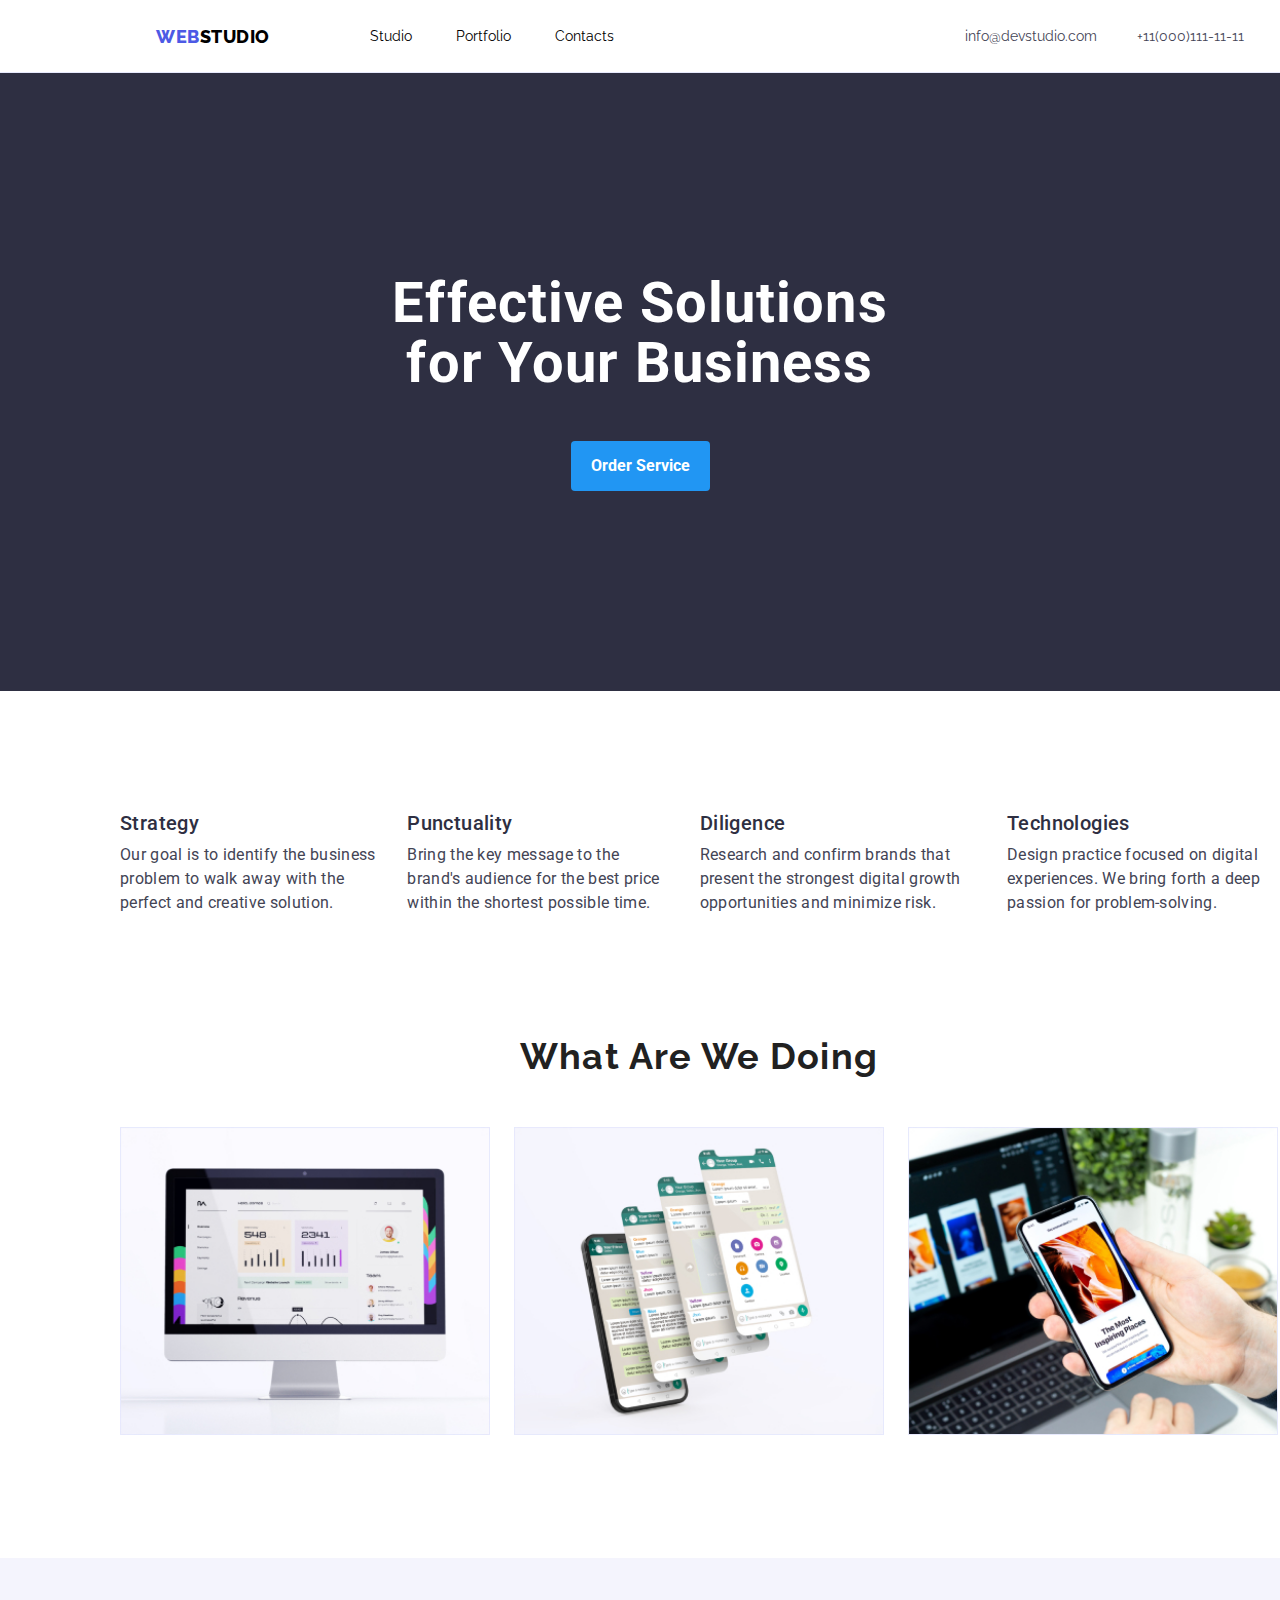
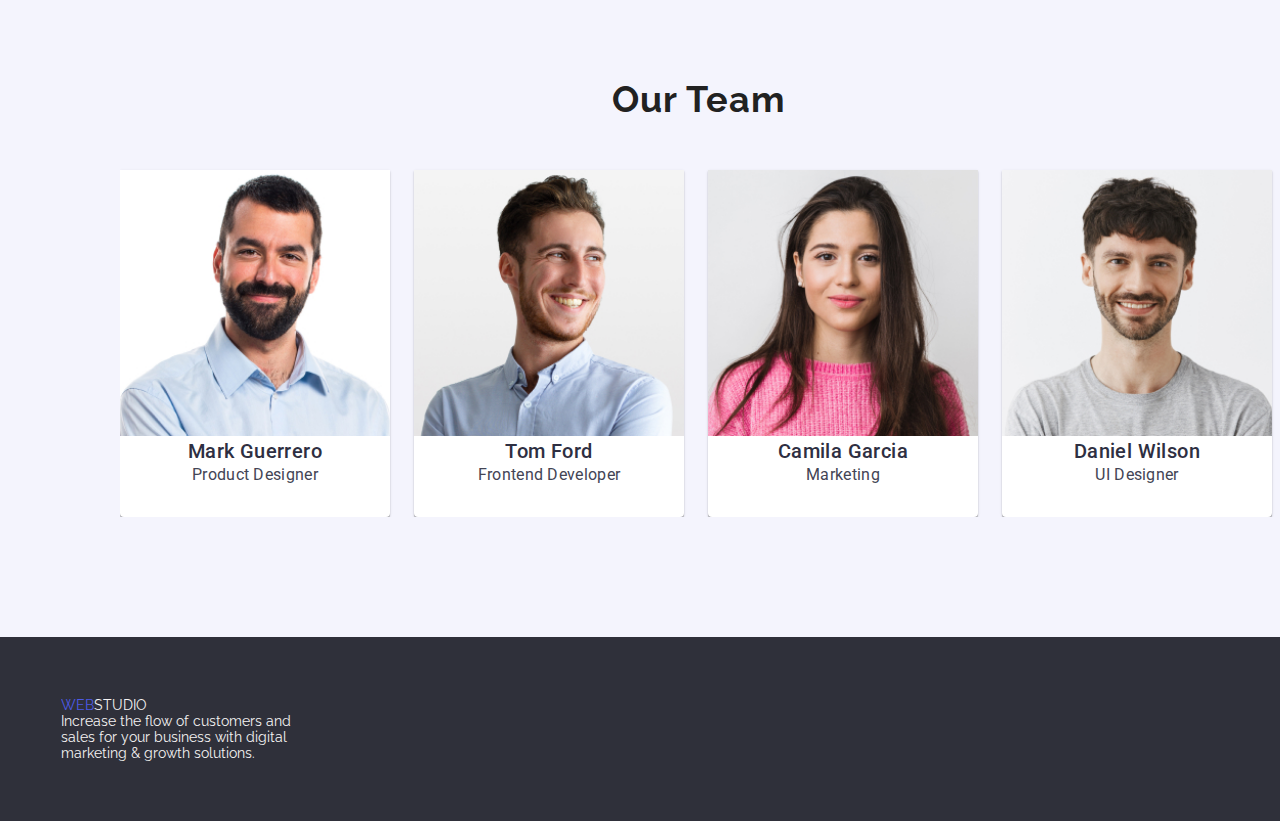
<file: index.html>
<!DOCTYPE html>
<html lang="en">
  <head>
    <meta charset="UTF-8" />
    <meta name="viewport" content="width=device-width, initial-scale=1.0" />
    <title>Webstudio</title>
    <link
      rel="stylesheet"
      href="https://fonts.googleapis.com/css2?family=Raleway:wght@700&family=Roboto:wght@400;500;700;900&display=swap"
    />
    <link
      rel="stylesheet"
      href="https://cdnjs.cloudflare.com/ajax/libs/modern-normalize/2.0.0/modern-normalize.min.css"
      integrity="sha512-4xo8blKMVCiXpTaLzQSLSw3KFOVPWhm/TRtuPVc4WG6kUgjH6J03IBuG7JZPkcWMxJ5huwaBpOpnwYElP/m6wg=="
      crossorigin="anonymous"
      referrerpolicy="no-referrer"
    />
    <link rel="stylesheet" href="./css/styles.css" />
  </head>
  <body>
    <header class="headerBoarder">
      <div class="container header-container">
        <nav class="nav-container">
          <a class="link nav-logo-text" href="/"
            ><span class="web-color">WEB</span>STUDIO</a
          >
          <ul class="list nav-links-list">
            <li class="nav-links-items">
              <a class="link nav-links" href="./index.html">Studio</a>
            </li>
            <li class="nav-links-items">
              <a class="link nav-links" href="./portfolio.html">Portfolio</a>
            </li>
            <li class="nav-links-items">
              <a class="link nav-links" href="./index.html">Contacts</a>
            </li>
          </ul>
        </nav>
        <ul class="list nav-contacts">
          <li class="nav-links-items">
            <a class="link nav-contact-links" href="mailto:info@devstudio.com"
              >info@devstudio.com</a
            >
          </li>
          <li class="nav-links-items">
            <a class="link nav-contact-links" href="tel:+639352629045"
              >+11(000)111-11-11</a
            >
          </li>
        </ul>
      </div>
    </header>
    <main>
      <!-- this is the hero section -->
      <section class="hero">
        <div class="container hero-container">
          <h1 class="hero-container-text">
            Effective Solutions<br />
            for Your Business
          </h1>
          <button type="submit" class="hero-container-button">
            Order Service
          </button>
        </div>
      </section>
      <!-- this is the services section -->
      <section class="section">
        <div class="container content-container">
          <ul class="list content-list">
            <li class="text-container">
              <h3 class="text-title">Strategy</h3>
              <p class="text">
                Our goal is to identify the business problem to walk away with
                the perfect and creative solution.
              </p>
            </li>

            <li class="text-container">
              <h3 class="text-title">Punctuality</h3>
              <p class="text">
                Bring the key message to the brand's audience for the best price
                within the shortest possible time.
              </p>
            </li>

            <li class="text-container">
              <h3 class="text-title">Diligence</h3>
              <p class="text">
                Research and confirm brands that present the strongest digital
                growth opportunities and minimize risk.
              </p>
            </li>

            <li class="text-container">
              <h3 class="text-title">Technologies</h3>
              <p class="text">
                Design practice focused on digital experiences. We bring forth a
                deep passion for problem-solving.
              </p>
            </li>
          </ul>
        </div>
      </section>

      <!--this is the services section  -->
      <section class="section section-padding-to-zero">
        <div class="container flex-container">
          <h2 class="title">What Are We Doing</h2>
          <ul class="list what-we-do-lists">
            <li class="what-we-do-item">
              <img
                src="./images/desktop.jpg"
                alt="What we do image 1"
                width="370"
              />
            </li>
            <li class="what-we-do-item">
              <img
                src="./images/mobilephone.jpg"
                alt="What we do image 2"
                width="370"
              />
            </li>
            <li class="what-we-do-item">
              <img
                src="./images/phone.jpg"
                alt="What we do image 3"
                width="370"
              />
            </li>
          </ul>
        </div>
      </section>

      <!-- this is our team section -->
      <section class="section our-team-container">
        <div class="container flex-container">
          <h2 class="title">Our Team</h2>
          <ul class="list team-list">
            <li class="team-item">
              <img
                class="team-image"
                src="./images/mark.jpg"
                alt="Picture of Mark"
                width="270"
              />
              <h3 class="team-name">Mark Guerrero</h3>
              <p class="team-title">Product Designer</p>
            </li>
            <li class="team-item">
              <img
                class="team-image"
                src="./images/tom.jpg"
                alt="Picture of Tom"
                width="270"
              />
              <h3 class="team-name">Tom Ford</h3>
              <p class="team-title">Frontend Developer</p>
            </li>

            <li class="team-item">
              <img
                class="team-image"
                src="./images/camila.jpg"
                alt="Picture of Camila"
                width="270"
              />
              <h3 class="team-name">Camila Garcia</h3>
              <p class="team-title">Marketing</p>
            </li>

            <li class="team-item">
              <img
                class="team-image"
                src="./images/daniel.jpg"
                alt="Picture of Daniel"
                width="270"
              />
              <h3 class="team-name">Daniel Wilson</h3>
              <p class="team-title">UI Designer</p>
            </li>
          </ul>
        </div>
      </section>
    </main>
    <footer class="footer">
      <div class="container flex-container">
        <a class="link footer-text" href="/"
          ><span class="web-color">WEB</span
          ><span class="studio-color">STUDIO</span></a
        >
        <p class="footer-p">
          Increase the flow of customers and<br />
          sales for your business with digital<br />
          marketing & growth solutions.
        </p>
      </div>
    </footer>
  </body>
</html>
</file>
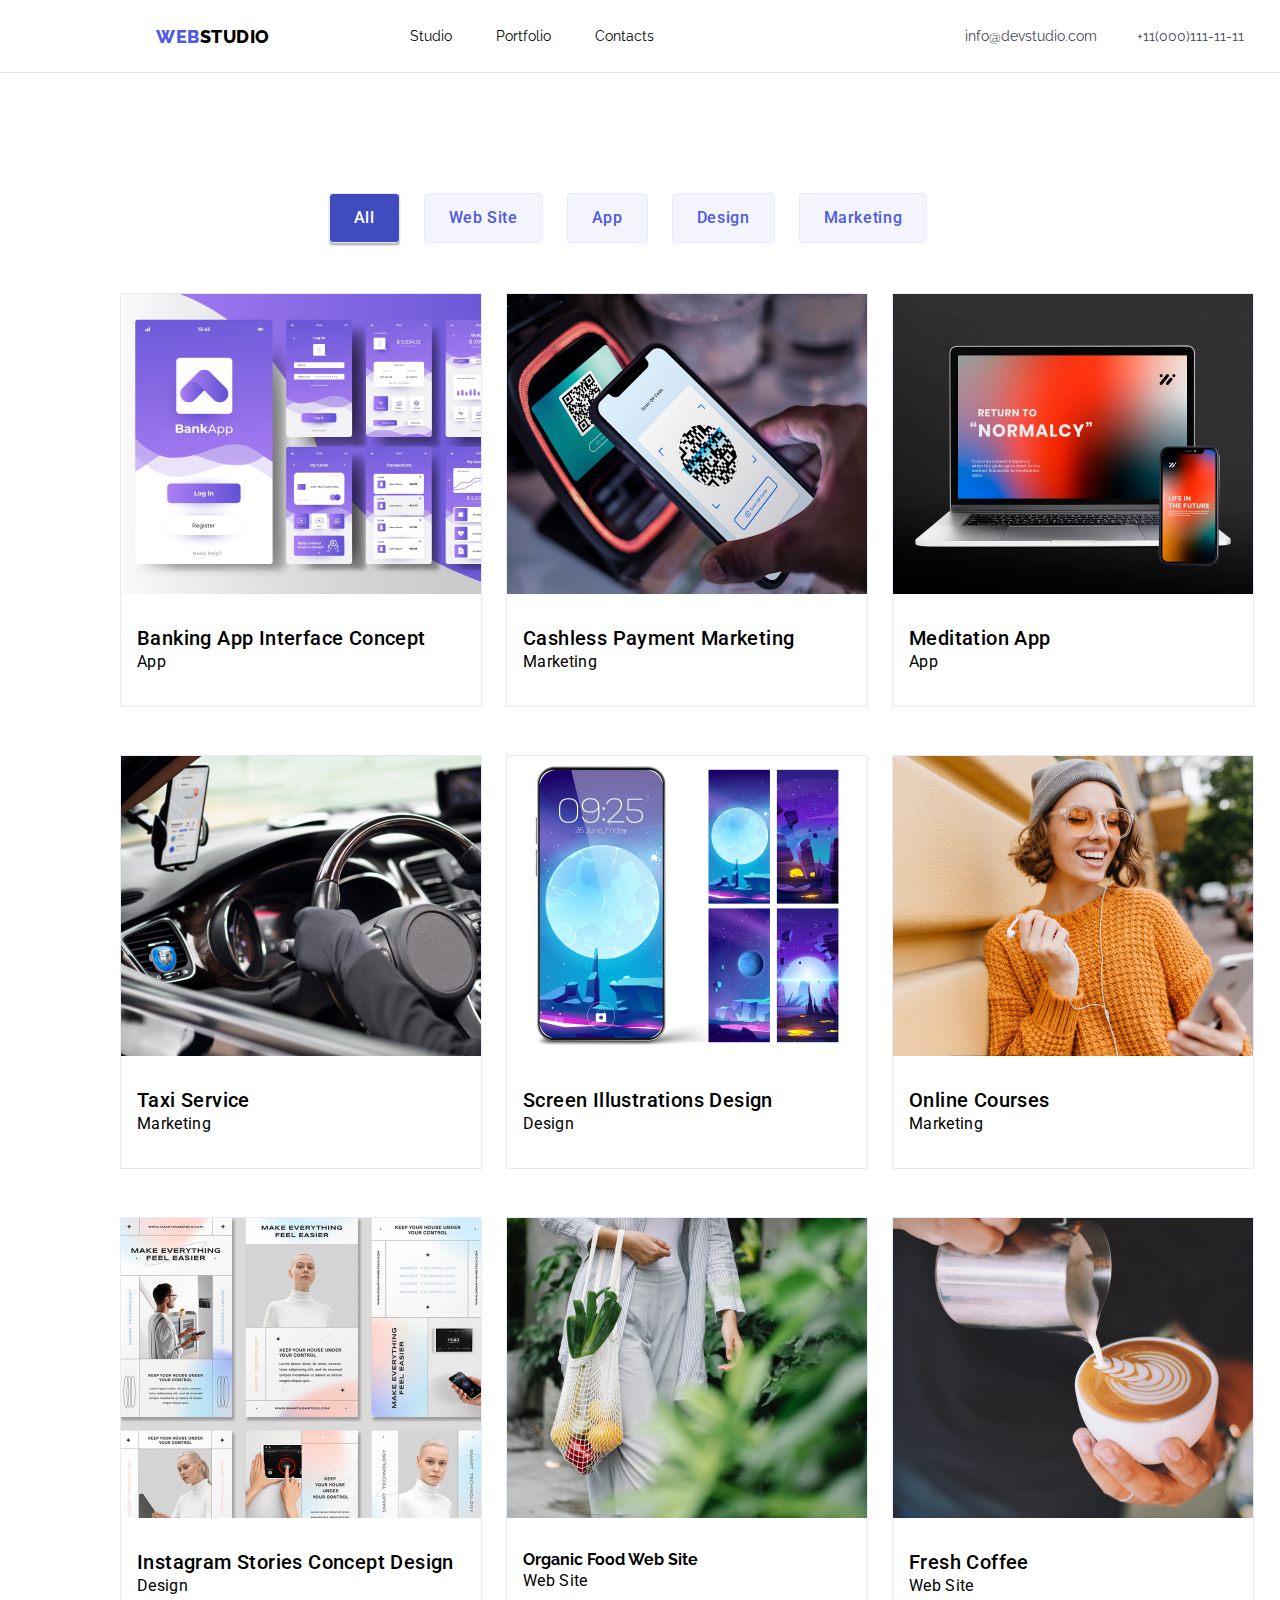
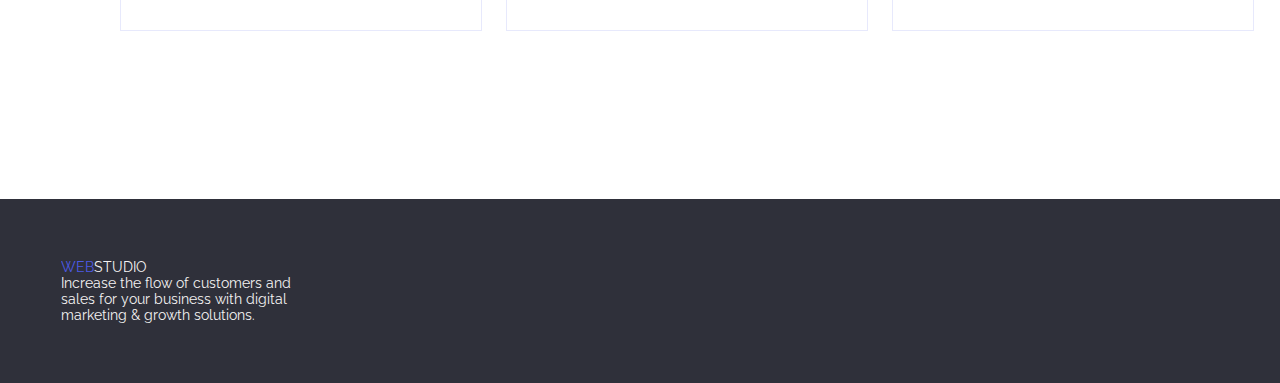
<file: portfolio.html>
<!DOCTYPE html>
<html lang="en">
  <head>
    <meta charset="UTF-8" />
    <meta name="viewport" content="width=device-width, initial-scale=1.0" />
    <title>Portfolio</title>

    <link
      rel="stylesheet"
      href="https://fonts.googleapis.com/css2?family=Raleway:wght@700&family=Roboto:wght@400;500;700;900&display=swap"
    />
    <link
      rel="stylesheet"
      href="https://cdnjs.cloudflare.com/ajax/libs/modern-normalize/2.0.0/modern-normalize.min.css"
      integrity="sha512-4xo8blKMVCiXpTaLzQSLSw3KFOVPWhm/TRtuPVc4WG6kUgjH6J03IBuG7JZPkcWMxJ5huwaBpOpnwYElP/m6wg=="
      crossorigin="anonymous"
      referrerpolicy="no-referrer"
    />
    <link rel="stylesheet" href="./css/styles.css" />
  </head>
  <body>
    <header class="headerBoarder">
      <div class="container header-container">
        <nav class="nav-container">
          <a class="link nav-logo-text" href="/"
            ><span class="web-color">WEB</span>STUDIO</a
          >
          <ul class="nav-links-list">
            <li class="nav-links-items">
              <a class="link nav-links" href="./index.html">Studio</a>
            </li>
            <li class="nav-links-items">
              <a class="link nav-links" href="./portfolio.html">Portfolio</a>
            </li>
            <li class="nav-links-items">
              <a class="link nav-links" href="/">Contacts</a>
            </li>
          </ul>
        </nav>

        <ul class="list nav-contacts">
          <li class="nav-links-items">
            <a class="link nav-contact-links" href="mailto:info@devstudio.com"
              >info@devstudio.com</a
            >
          </li>
          <li class="nav-links-items">
            <a class="link nav-contact-links" href="tel:+639352629045"
              >+11(000)111-11-11</a
            >
          </li>
        </ul>
      </div>
    </header>
    <main>
      <section class="section">
        <div class="container"></div>
        <ul class="list filter">
          <li class="filter-item">
            <button type="button" class="filter-button current-filter">
              All
            </button>
          </li>
          <li class="filter-item">
            <button type="button" class="filter-button">Web Site</button>
          </li>
          <li class="filter-item">
            <button type="button" class="filter-button">App</button>
          </li>
          <li class="filter-item">
            <button type="button" class="filter-button">Design</button>
          </li>
          <li class="filter-item">
            <button type="button" class="filter-button">Marketing</button>
          </li>
        </ul>
        <div class="container">
          <ul class="list products">
            <li class="product-item">
              <img src="./images/img1.jpg" alt="Banking Interface Concept" />
              <div class="product-wrapper">
                <h3 class="product-title">Banking App Interface Concept</h3>
                <p class="product-description">App</p>
              </div>
            </li>
            <li class="product-item">
              <img src="./images/img2.png" alt="Cashless Payment Marketing" />
              <div class="product-wrapper">
                <h3 class="product-title">Cashless Payment Marketing</h3>
                <p class="product-description">Marketing</p>
              </div>
            </li>
            <li class="product-item">
              <img src="./images/img3.jpg" alt="Meditation App" />
              <div class="product-wrapper">
                <h3 class="product-title">Meditation App</h3>
                <p class="product-description">App</p>
              </div>
            </li>
            <li class="product-item">
              <img src="./images/img4.jpg" alt="taxi service" />
              <div class="product-wrapper">
                <h3 class="product-title">Taxi Service</h3>
                <p class="product-description">Marketing</p>
              </div>
            </li>
            <li class="product-item">
              <img src="./images/img5.jpg" alt="Illusttration Design" />
              <div class="product-wrapper">
                <h3 class="product-title">Screen Illustrations Design</h3>
                <p class="product-description">Design</p>
              </div>
            </li>
            <li class="product-item">
              <img src="./images/img6.jpg" alt="Oline Courses" />
              <div class="product-wrapper">
                <h3 class="product-title">Online Courses</h3>
                <p class="product-description">Marketing</p>
              </div>
            </li>
            <li class="product-item">
              <img src="./images/img7.jpg" alt="Instagram Stories" />
              <div class="product-wrapper">
                <h3 class="product-title">Instagram Stories Concept Design</h3>
                <p class="product-description">Design</p>
              </div>
            </li>
            <li class="product-item">
              <img src="./images/img8.jpg" alt="Organic Food Web Site" />
              <div class="product-wrapper">
                <h3>Organic Food Web Site</h3>
                <p class="product-description">Web Site</p>
              </div>
            </li>
            <li class="product-item">
              <img src="./images/img9.jpg" alt="Fresh Coffe" />
              <div class="product-wrapper">
                <h3 class="product-title">Fresh Coffee</h3>
                <p class="product-description">Web Site</p>
              </div>
            </li>
          </ul>
        </div>
      </section>
    </main>
    <footer class="footer">
      <div class="container flex-container">
        <a class="link footer-text" href="/"
          ><span class="web-color">WEB</span
          ><span class="studio-color">STUDIO</span></a
        >
        <p class="footer-p">
          Increase the flow of customers and<br />
          sales for your business with digital<br />
          marketing & growth solutions.
        </p>
      </div>
    </footer>
  </body>
</html>
</file>
<file: css/styles.css>
:root {
  --navyblue: #2e2f42;
  --aqua: #1aaaaa;
  --darkblue: #2e2f42;
  --light: #f5f3f3;
  --cornflower: #e7e9fc;
  --cloud: #f4f4fd;
  --ocean: #404bbf;
  --iris: #4d5ae5;
  --white: #fff;
  --slate: #434455;
}
h1,
h2,
h3,
h4,
h5,
h6,
p {
  font-family: 'Raleway', sans-serif;
  margin: 0;
}
html {
  box-sizing: border-box;
}

*,
*::after,
*::before {
  box-sizing: inherit;
}
body {
  margin: 0;
  font-family: 'Raleway', 'Roboto', sans-serif;
  color: --navyblue;
  font-size: 14px;
  font-style: normal;
  font-weight: 400;
}
.link {
  text-decoration: none;
  color: inherit;
}
.list {
  list-style: none;
  padding: 0;
  margin: 0;
}
.img {
  display: block;
  max-width: 100%;
  height: auto;
}
.container {
  width: 1158px;
  margin: auto;
  overflow: auto;
}
.headerBoarder {
  border-bottom: 1px solid #e7e9fc;
}
.header-container {
  display: flex;
  justify-content: space-between;
  width: 1440px;
  height: 72px;
  flex-shrink: 0;
}
.nav-container {
  display: flex;
  justify-content: space-between;
  align-items: center;
}

.nav-logo-text {
  font-family: Raleway;
  font-size: 18px;
  font-style: normal;
  font-weight: 800;
  line-height: 21px; /* 116.667% */
  letter-spacing: 0.54px;
  text-transform: uppercase;
  margin-left: 156px;
}
.nav-links-list {
  margin: 0 0 0 100px;
}
.web-color {
  color: var(--iris);
}
.nav-links-items {
  display: inline-flex;
  align-items: flex-start;
  margin-right: 40px;
}
.nav-contacts {
  display: flex;
  justify-content: space-between;
  align-items: center;
  margin-right: 156px;
}

.nav-contact-links {
  color: var(--slate);
}
.nav-links:hover {
  color: var(--ocean);
}
.nav-contact-links:hover {
  color: var(--ocean);
}
/* hero section */
.hero-container-text {
  color: var(--white);
  text-align: center;
  font-family: Roboto;
  font-size: 56px;
  font-style: normal;
  font-weight: 700;
  line-height: 60px;
  letter-spacing: 1.12px;
}
/* hero background */
.hero {
  padding: 200px 0 200px 0px;
  background-color: var(--navyblue);
  flex-shrink: 0;
}
/* herocontainer */
.hero-container {
  align-items: center;
  display: flex;
  flex-direction: column;
}
/*Section Padding  */
.section {
  padding: 120px 120px;
}
/* hero button order */
.hero-container-button {
  background-color: #2196f3;
  padding: 10px 20px 10px 20px;
  color: white;
  font-family: 'Roboto';
  font-size: 16px;
  font-weight: 700;
  line-height: 30px;
  border: none;
  border-radius: 4px;
  cursor: pointer;
  margin-top: 48px;
}
.hero-container-button:hover {
  border-radius: 4px;
  background: var(--OCEAN, #404bbf);
  box-shadow: 0px 4px 4px 0px rgba(0, 0, 0, 0.15);
}
/* section content list */
.content-list {
  display: flex;
}

.text-container:not(:last-child) {
  margin-right: 24px;
}
.text-title {
  color: var(--navyblue);
  font-family: Roboto;
  font-size: 20px;
  font-style: normal;
  font-weight: 500;
  line-height: 24px;
  letter-spacing: 0.4px;
  margin-bottom: 8px;
}

.text {
  color: var(--slate);
  font-family: Roboto;
  font-size: 16px;
  font-style: normal;
  font-weight: 400;
  line-height: 24px;
  letter-spacing: 0.32px;
}
/* Services Section */
.section-padding-to-zero {
  padding-top: 0px;
}

/* flex container */
.flex-container {
  display: flex;
  flex-direction: column;
}
.title {
  margin: 0px;
  margin-bottom: 50px;
  font-weight: 700;
  font-size: 36px;
  line-height: 42px;
  text-align: center;
  letter-spacing: 0.03em;
  color: #212121;
}
/* displaying image to flex */
.what-we-do-lists {
  display: flex;
}
/* what do we do item marginlast child */
.what-we-do-item:not(:last-child) {
  margin-right: 24px;
}
/* our Team section */
.our-team-container {
  background-color: var(--cloud);
}
/* team list flex */
.team-list {
  display: flex;
}
.team-item:not(:last-child) {
  margin-right: 24px;
}
.team-item {
  background: #ffffff;
  box-shadow: 0px 1px 3px rgba(0, 0, 0, 0.12), 0px 1px 1px rgba(0, 0, 0, 0.14),
    0px 2px 1px rgba(0, 0, 0, 0.2);
  border-radius: 0px 0px 4px 4px;
  padding-bottom: 30px;
}
.team-name {
  color: var(--NAVY-BLUE, #2e2f42);
  text-align: center;
  font-family: Roboto;
  font-size: 20px;
  font-style: normal;
  font-weight: 500;
  line-height: 24px;
  letter-spacing: 0.4px;
}
.team-title {
  color: var(--SLATE, #434455);
  text-align: center;
  font-family: Roboto;
  font-size: 16px;
  font-style: normal;
  font-weight: 400;
  line-height: 24px;
  letter-spacing: 0.32px;
}
.footer-p,
.studio-color {
  color: var(--light);
}
.footer {
  background-color: #2f303a;
  padding-top: 60px;
  padding-bottom: 60px;
}

.btn-menu:hover {
  color: var(--cloud);
  background-color: var(--ocean);
  cursor: pointer;
}

/* portfolio button section */
.filter {
  display: flex;
  align-items: center;
  justify-content: center;
  margin-bottom: 50px;
}
.filter-button.current-filter {
  color: var(--white);
  background: var(--ocean);
  box-shadow: 0px 2px 2px 0px rgba(0, 0, 0, 0.12),
    0px 2px 1px 0px rgba(0, 0, 0, 0.08), 0px 3px 1px 0px rgba(0, 0, 0, 0.1);
}
/* button hover and focus */
.filter-button:hover,
.filter-button:focus {
  color: var(--white);
  background: var(--ocean);
}
/* button size */
.filter-button {
  display: flex;
  padding: 12px 24px;
  justify-content: center;
  align-items: center;
  border-radius: 4px;
  border: 1px solid var(--CORNFLOWER, #e7e9fc);
  background: var(--CLOUD, #f4f4fd);
  color: var(--IRIS, #4d5ae5);
  text-align: center;
  font-family: Roboto;
  font-size: 16px;
  font-style: normal;
  font-weight: 500;
  line-height: 24px;
  letter-spacing: 0.64px;
  cursor: pointer;
}
/* button margin in between */
.filter-item {
  padding-right: 24px;
}
/* products */
.products {
  display: flex;
  flex-wrap: wrap;
  column-gap: 24px;
}
.product-item {
  border: 1px solid var(--CORNFLOWER, #e7e9fc);
  background: var(--WHITE, #fff);
  display: flex;
  padding-bottom: 32px;
  margin-bottom: 48px;
  flex-direction: column;
  align-items: flex-start;
  gap: 32px;
  flex-shrink: 0;
}
.product-wrapper {
  padding-left: 16px;
  padding-right: 16px;
}
.product-title {
  font-family: Roboto;
  font-size: 20px;
  font-style: normal;
  font-weight: 500;
  line-height: 24px;
  letter-spacing: 0.4px;
}
.product-description {
  font-family: Roboto;
  font-size: 16px;
  font-style: normal;
  font-weight: 400;
  line-height: 24px;
  letter-spacing: 0.32px;
}
</file>
